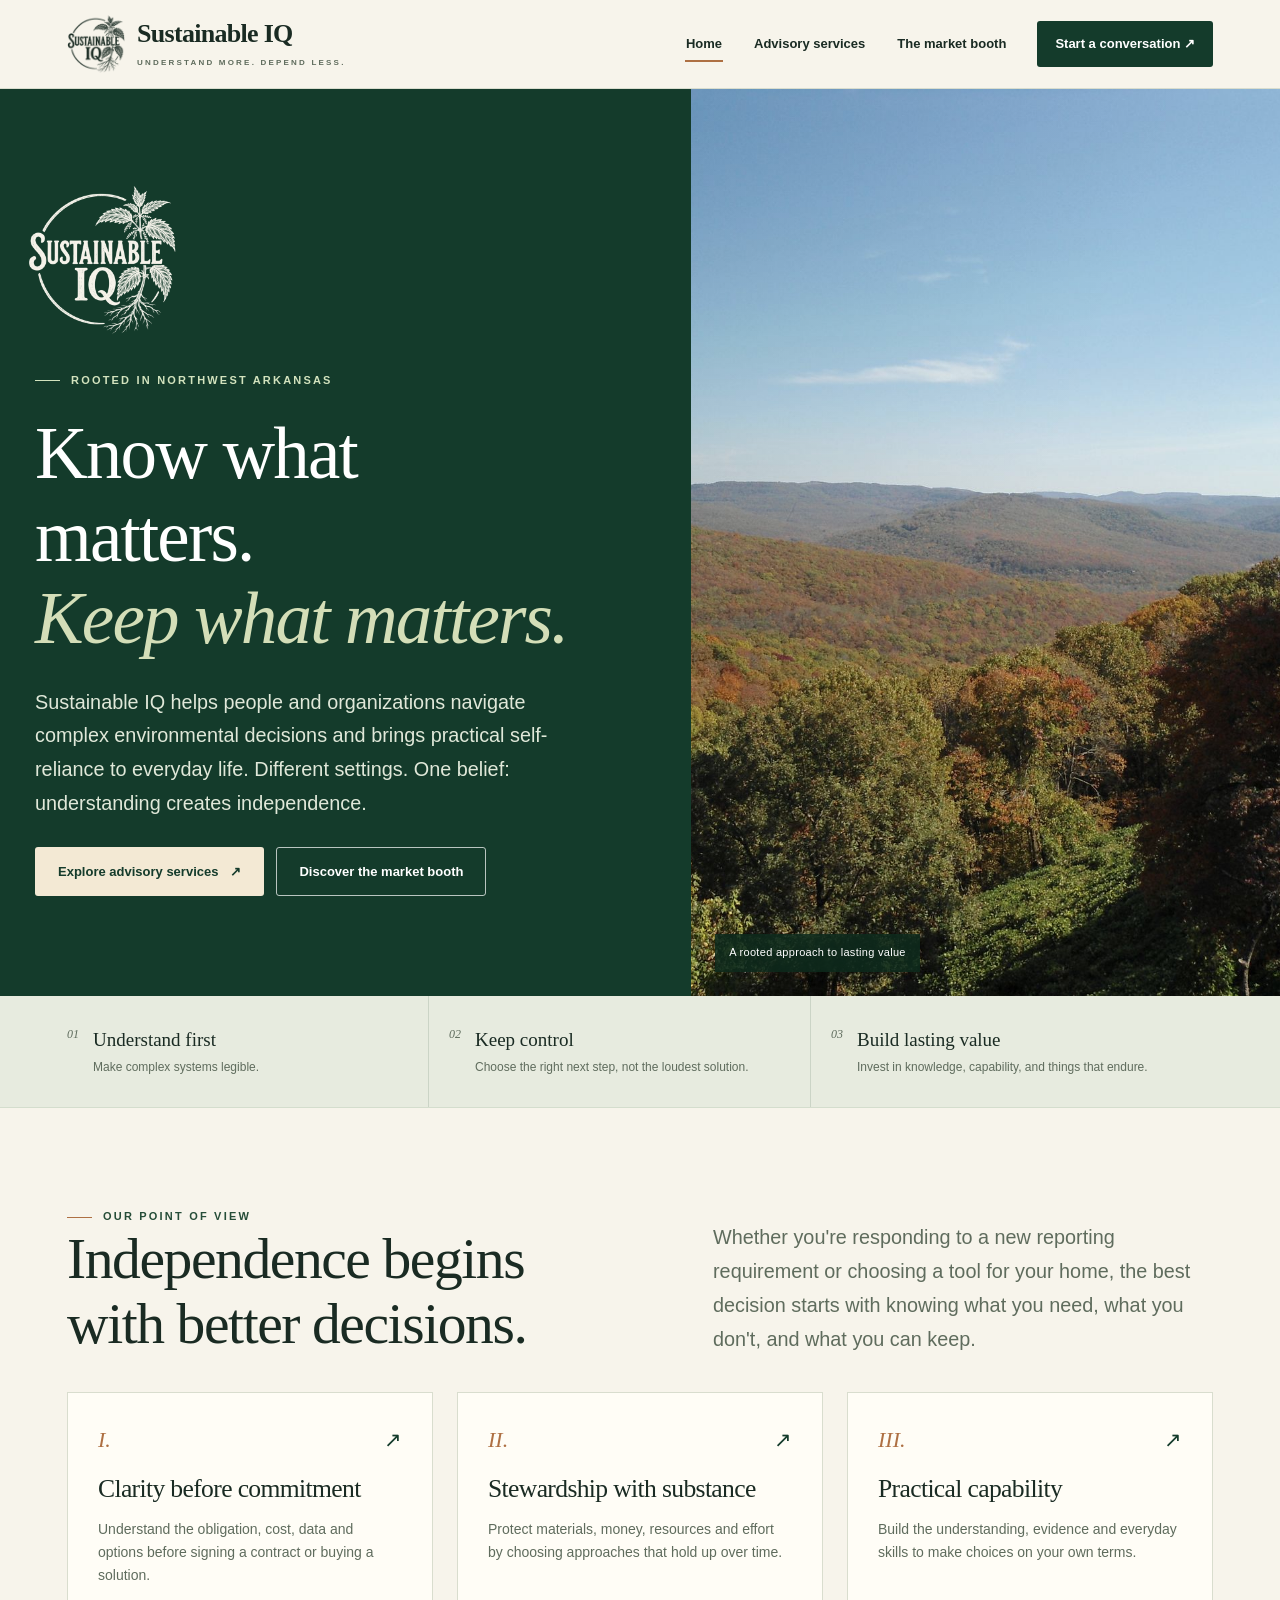
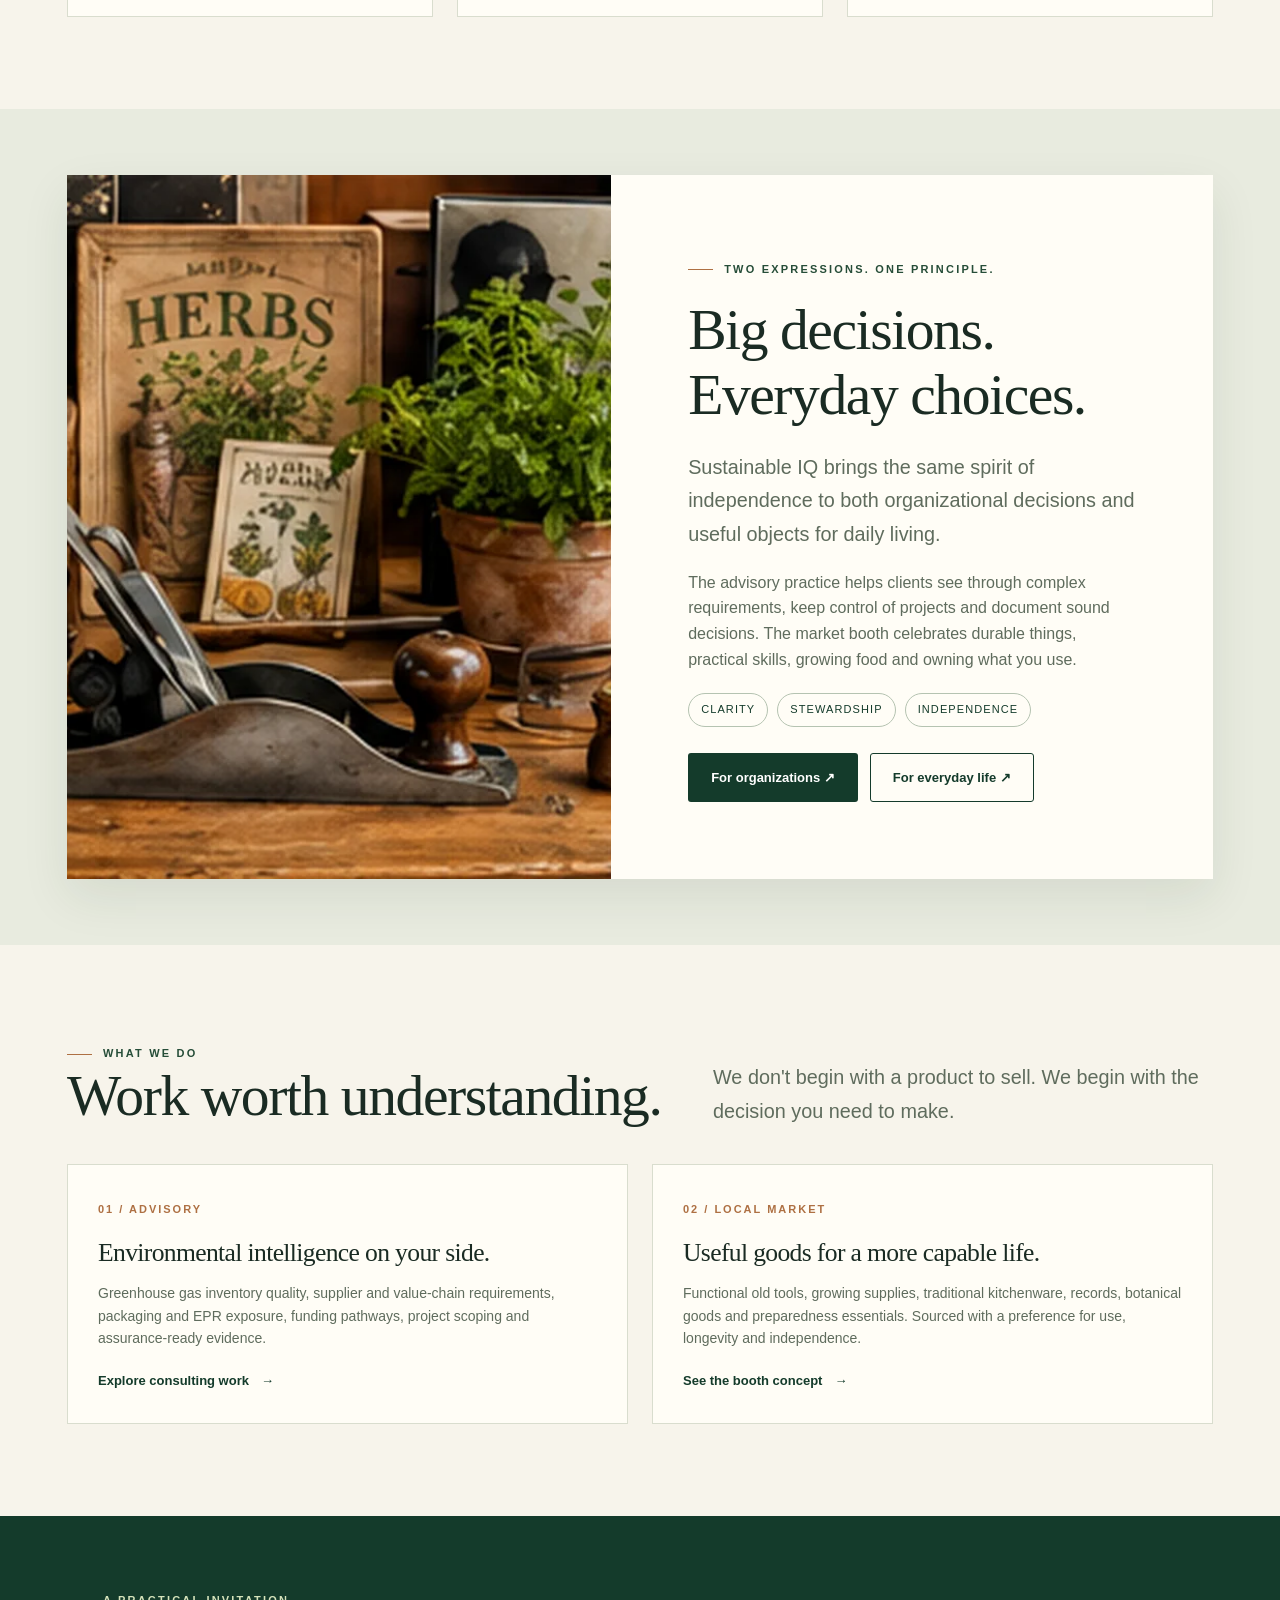
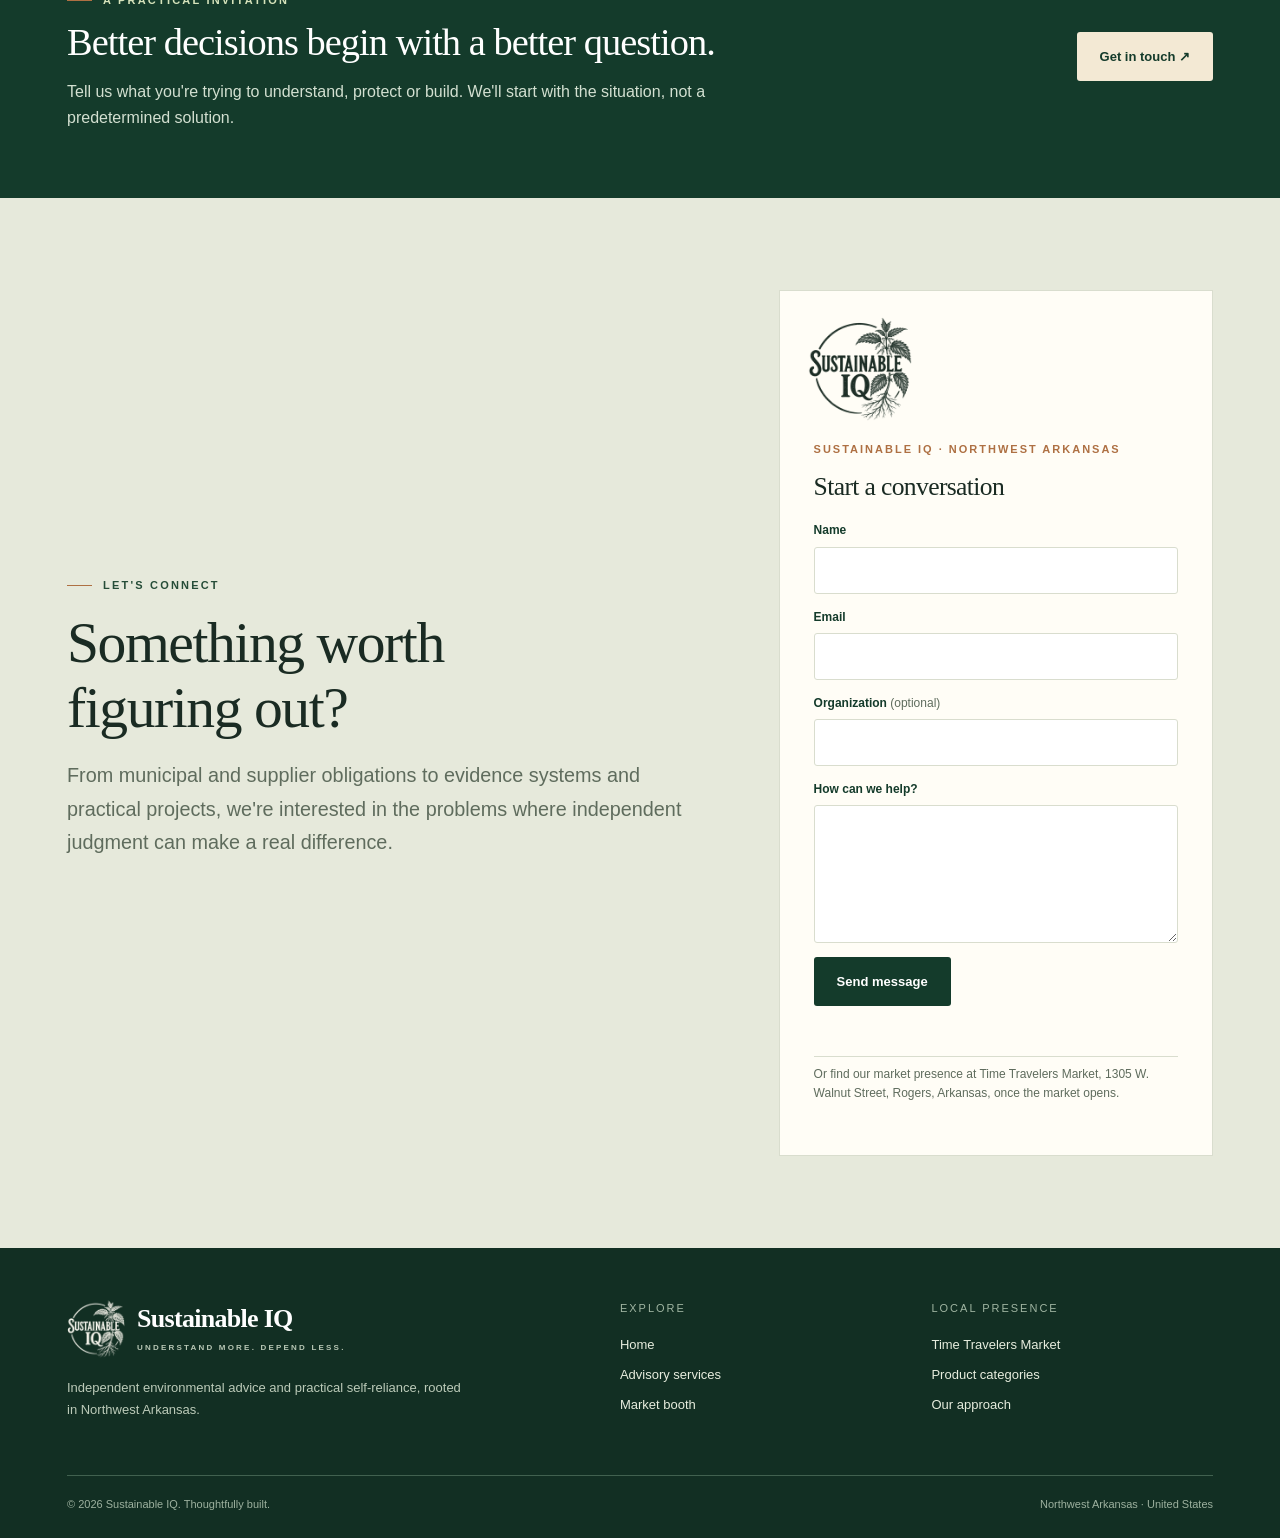
<file: index.html>
<!doctype html><html lang="en"><head><meta charset="utf-8"><meta name="viewport" content="width=device-width, initial-scale=1"><meta name="theme-color" content="#143b2b"><meta name="description" content="Sustainable IQ is a Northwest Arkansas-based independent advisory practice helping organizations make informed decisions about environmental obligations, resources, evidence and lasting value. Explore our local market booth."><title>Sustainable IQ | Clarity, Capability & Lasting Value</title><link rel="icon" type="image/png" sizes="32x32" href="assets/favicon-32.png"><link rel="apple-touch-icon" href="assets/apple-touch-icon.png"><link rel="stylesheet" href="assets/styles.css"><script defer src="assets/site-config.js"></script><script defer src="assets/site.js"></script></head>
<body><a class="skip-link" href="#main">Skip to content</a><header class="site-header"><div class="wrap header-inner"><a class="brand" href="index.html" aria-label="Sustainable IQ home"><img src="assets/siq-logo-128.png" width="58" height="58" alt=""><div><span>Sustainable IQ</span><small>Understand more. Depend less.</small></div></a><button class="menu-toggle" type="button" aria-label="Toggle navigation" aria-controls="site-menu" aria-expanded="false" data-menu-toggle><svg viewBox="0 0 24 24" fill="none" stroke="currentColor" stroke-width="2"><path d="M4 7h16M4 12h16M4 17h16"/></svg></button><nav class="site-nav" id="site-menu" data-menu aria-label="Main navigation"><a class="active" aria-current="page" href="index.html">Home</a><a href="services.html">Advisory services</a><a href="booth.html">The market booth</a><a class="nav-cta" href="#contact">Start a conversation ↗</a></nav></div></header>
<main id="main"><section class="hero"><div class="hero-left"><div class="hero-copy"><img class="hero-logo" src="assets/siq-logo-light.png" width="150" height="150" alt="Sustainable IQ logo"><span class="eyebrow">Rooted in Northwest Arkansas</span><h1>Know what matters.<br><em>Keep what matters.</em></h1><p class="lead">Sustainable IQ helps people and organizations navigate complex environmental decisions and brings practical self-reliance to everyday life. Different settings. One belief: understanding creates independence.</p><div class="button-row"><a class="btn btn-light" href="services.html">Explore advisory services <span aria-hidden="true">↗</span></a><a class="btn btn-ghost" href="booth.html">Discover the market booth</a></div></div></div><div class="hero-photo"><img src="assets/ozarkimage1-web.jpg" width="1800" height="1350" alt="Autumn view across forested Ozark mountain ridges under a clear sky" fetchpriority="high"><span class="image-note">A rooted approach to lasting value</span></div></section>
<div class="intro-strip"><div class="wrap intro-strip-inner"><div class="strip-item"><span class="number">01</span><div><strong>Understand first</strong><span>Make complex systems legible.</span></div></div><div class="strip-item"><span class="number">02</span><div><strong>Keep control</strong><span>Choose the right next step, not the loudest solution.</span></div></div><div class="strip-item"><span class="number">03</span><div><strong>Build lasting value</strong><span>Invest in knowledge, capability, and things that endure.</span></div></div></div></div>
<section class="section" id="approach"><div class="wrap"><div class="section-heading reveal"><div><span class="eyebrow">Our point of view</span><h2>Independence begins<br>with better decisions.</h2></div><p class="lead">Whether you're responding to a new reporting requirement or choosing a tool for your home, the best decision starts with knowing what you need, what you don't, and what you can keep.</p></div><div class="grid-3"><article class="card reveal"><div class="card-top"><span class="card-index">I.</span><span class="card-arrow" aria-hidden="true">↗</span></div><h3>Clarity before commitment</h3><p>Understand the obligation, cost, data and options before signing a contract or buying a solution.</p></article><article class="card reveal"><div class="card-top"><span class="card-index">II.</span><span class="card-arrow" aria-hidden="true">↗</span></div><h3>Stewardship with substance</h3><p>Protect materials, money, resources and effort by choosing approaches that hold up over time.</p></article><article class="card reveal"><div class="card-top"><span class="card-index">III.</span><span class="card-arrow" aria-hidden="true">↗</span></div><h3>Practical capability</h3><p>Build the understanding, evidence and everyday skills to make choices on your own terms.</p></article></div></div></section>
<section class="section section-compact" style="background:#e8ebdf"><div class="wrap"><div class="feature-split reveal"><div class="feature-photo"><img src="assets/booth-still-life.webp" loading="lazy" width="1000" height="680" alt="Illustrative arrangement of an antique hand plane, herb plant, and records"></div><div class="feature-copy"><span class="eyebrow">Two expressions. One principle.</span><h2>Big decisions. Everyday choices.</h2><p class="lead">Sustainable IQ brings the same spirit of independence to both organizational decisions and useful objects for daily living.</p><p class="muted">The advisory practice helps clients see through complex requirements, keep control of projects and document sound decisions. The market booth celebrates durable things, practical skills, growing food and owning what you use.</p><div class="pill-list"><span class="pill">Clarity</span><span class="pill">Stewardship</span><span class="pill">Independence</span></div><div class="button-row"><a class="btn btn-primary" href="services.html">For organizations ↗</a><a class="btn btn-outline" href="booth.html">For everyday life ↗</a></div></div></div></div></section>
<section class="section"><div class="wrap"><div class="section-heading"><div><span class="eyebrow">What we do</span><h2>Work worth understanding.</h2></div><p class="lead">We don't begin with a product to sell. We begin with the decision you need to make.</p></div><div class="grid-2"><article class="card reveal"><span class="small-label">01 / Advisory</span><h3>Environmental intelligence on your side.</h3><p>Greenhouse gas inventory quality, supplier and value-chain requirements, packaging and EPR exposure, funding pathways, project scoping and assurance-ready evidence.</p><a class="link-arrow" href="services.html">Explore consulting work <span aria-hidden="true">→</span></a></article><article class="card reveal"><span class="small-label">02 / Local market</span><h3>Useful goods for a more capable life.</h3><p>Functional old tools, growing supplies, traditional kitchenware, records, botanical goods and preparedness essentials. Sourced with a preference for use, longevity and independence.</p><a class="link-arrow" href="booth.html">See the booth concept <span aria-hidden="true">→</span></a></article></div></div></section>
<section class="banner"><div class="wrap banner-inner"><div><span class="eyebrow" style="color:#d6e3bb">A practical invitation</span><h2>Better decisions begin with a better question.</h2><p>Tell us what you're trying to understand, protect or build. We'll start with the situation, not a predetermined solution.</p></div><a class="btn btn-light" href="#contact">Get in touch ↗</a></div></section>
<section class="section contact-section" id="contact"><div class="wrap contact-wrap"><div><span class="eyebrow">Let's connect</span><h2>Something worth<br>figuring out?</h2><p class="lead">From municipal and supplier obligations to evidence systems and practical projects, we're interested in the problems where independent judgment can make a real difference.</p></div><div class="contact-card"><img class="contact-logo" src="assets/siq-logo.png" loading="lazy" width="104" height="104" alt=""><span class="small-label">Sustainable IQ · Northwest Arkansas</span><h3 style="margin-top:12px">Start a conversation</h3><form class="contact-form" data-contact-form method="POST"><label>Name<input type="text" name="name" autocomplete="name" required></label><label>Email<input type="email" name="email" autocomplete="email" required></label><label><span>Organization <em>(optional)</em></span><input type="text" name="organization" autocomplete="organization"></label><label>How can we help?<textarea name="message" rows="5" required></textarea></label><input class="hp" type="text" name="_gotcha" tabindex="-1" autocomplete="off" aria-hidden="true"><input type="hidden" name="_subject" value="New inquiry from the Sustainable IQ website"><button class="btn btn-primary" type="submit">Send message</button><p class="form-status" data-form-status role="status" aria-live="polite"></p></form><hr class="rule"><p>Or find our market presence at Time Travelers Market, 1305 W. Walnut Street, Rogers, Arkansas, once the market opens.</p></div></div></section></main>
<footer class="site-footer"><div class="wrap"><div class="footer-top"><div><a class="brand" href="index.html"><img src="assets/siq-logo-light-128.png" width="58" height="58" alt=""><div><span>Sustainable IQ</span><small>Understand more. Depend less.</small></div></a><p class="footer-desc">Independent environmental advice and practical self-reliance, rooted in Northwest Arkansas.</p></div><div><p class="footer-title">Explore</p><a href="index.html">Home</a><a href="services.html">Advisory services</a><a href="booth.html">Market booth</a></div><div><p class="footer-title">Local presence</p><a href="booth.html#visit">Time Travelers Market</a><a href="booth.html#categories">Product categories</a><a href="services.html#approach">Our approach</a></div></div><div class="footer-bottom"><span>© <span data-year>2026</span> Sustainable IQ. Thoughtfully built.</span><span>Northwest Arkansas · United States</span></div></div></footer></body></html>
</file>
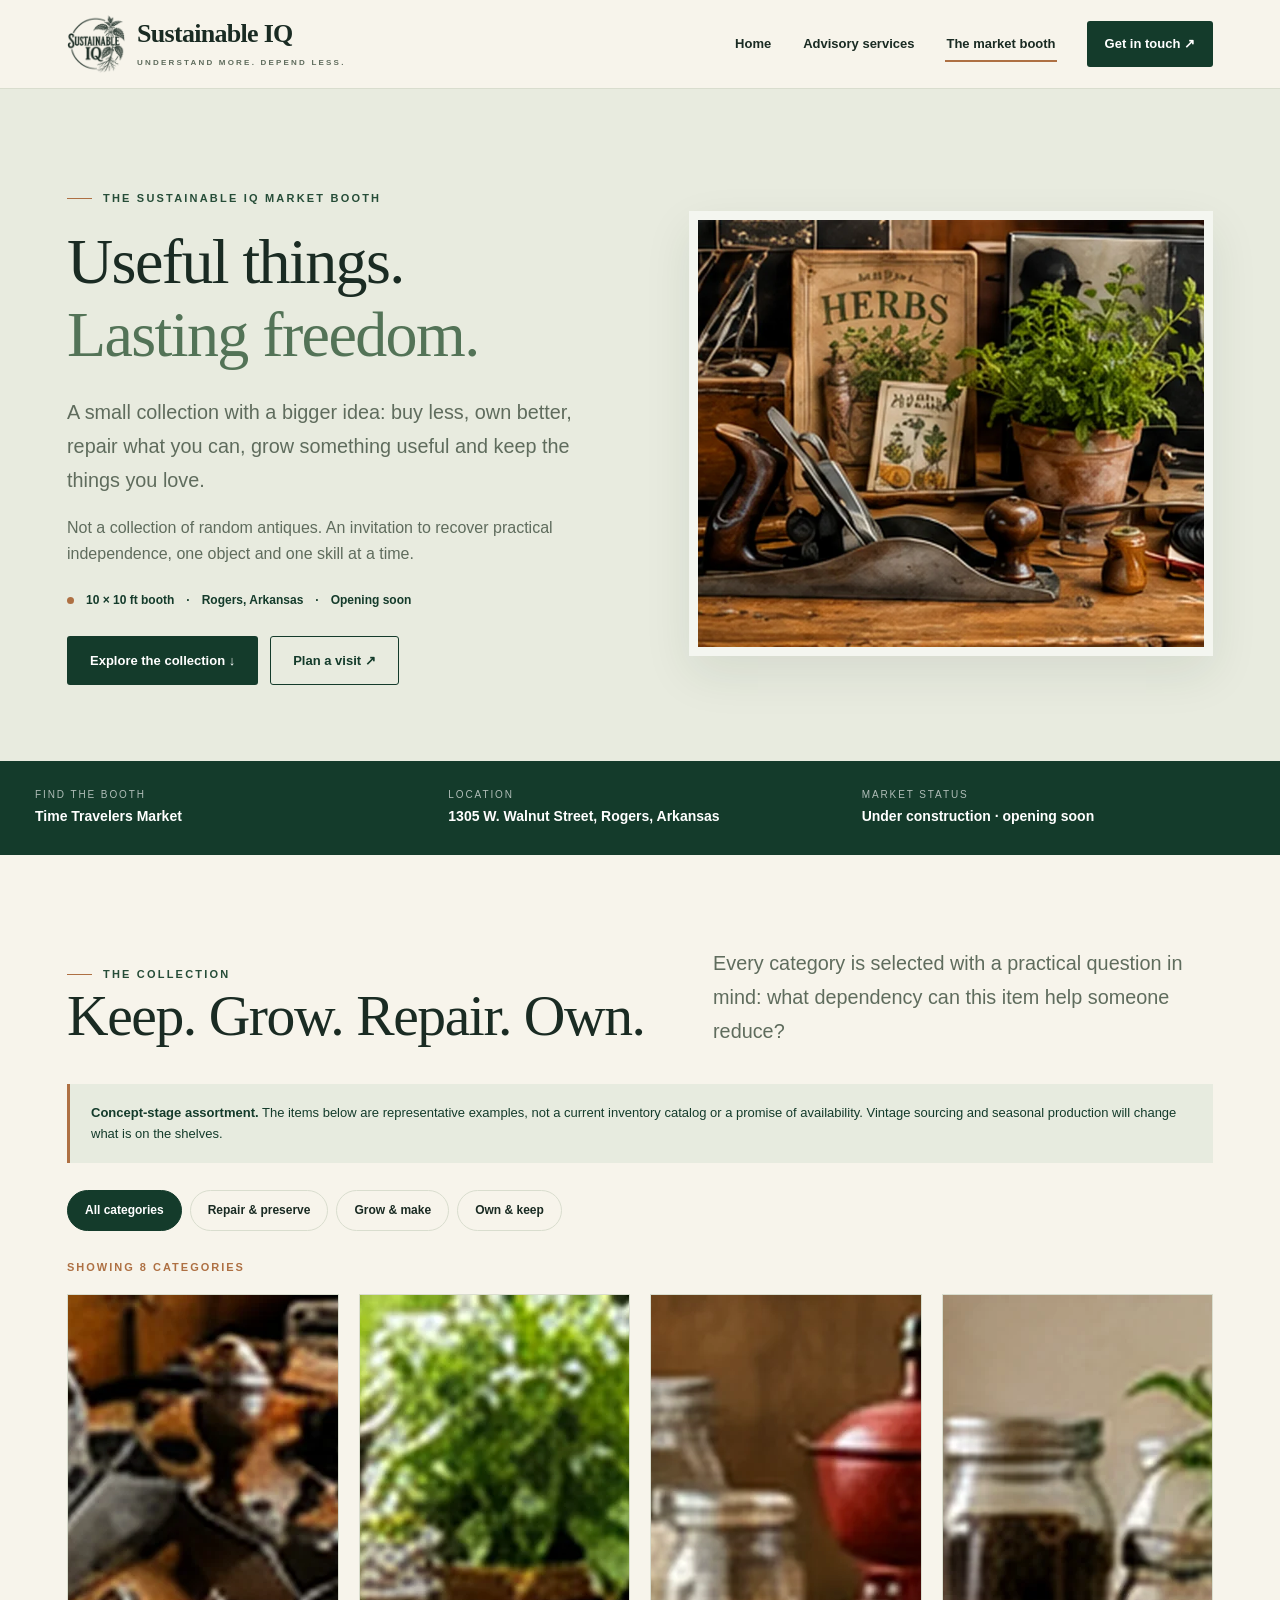
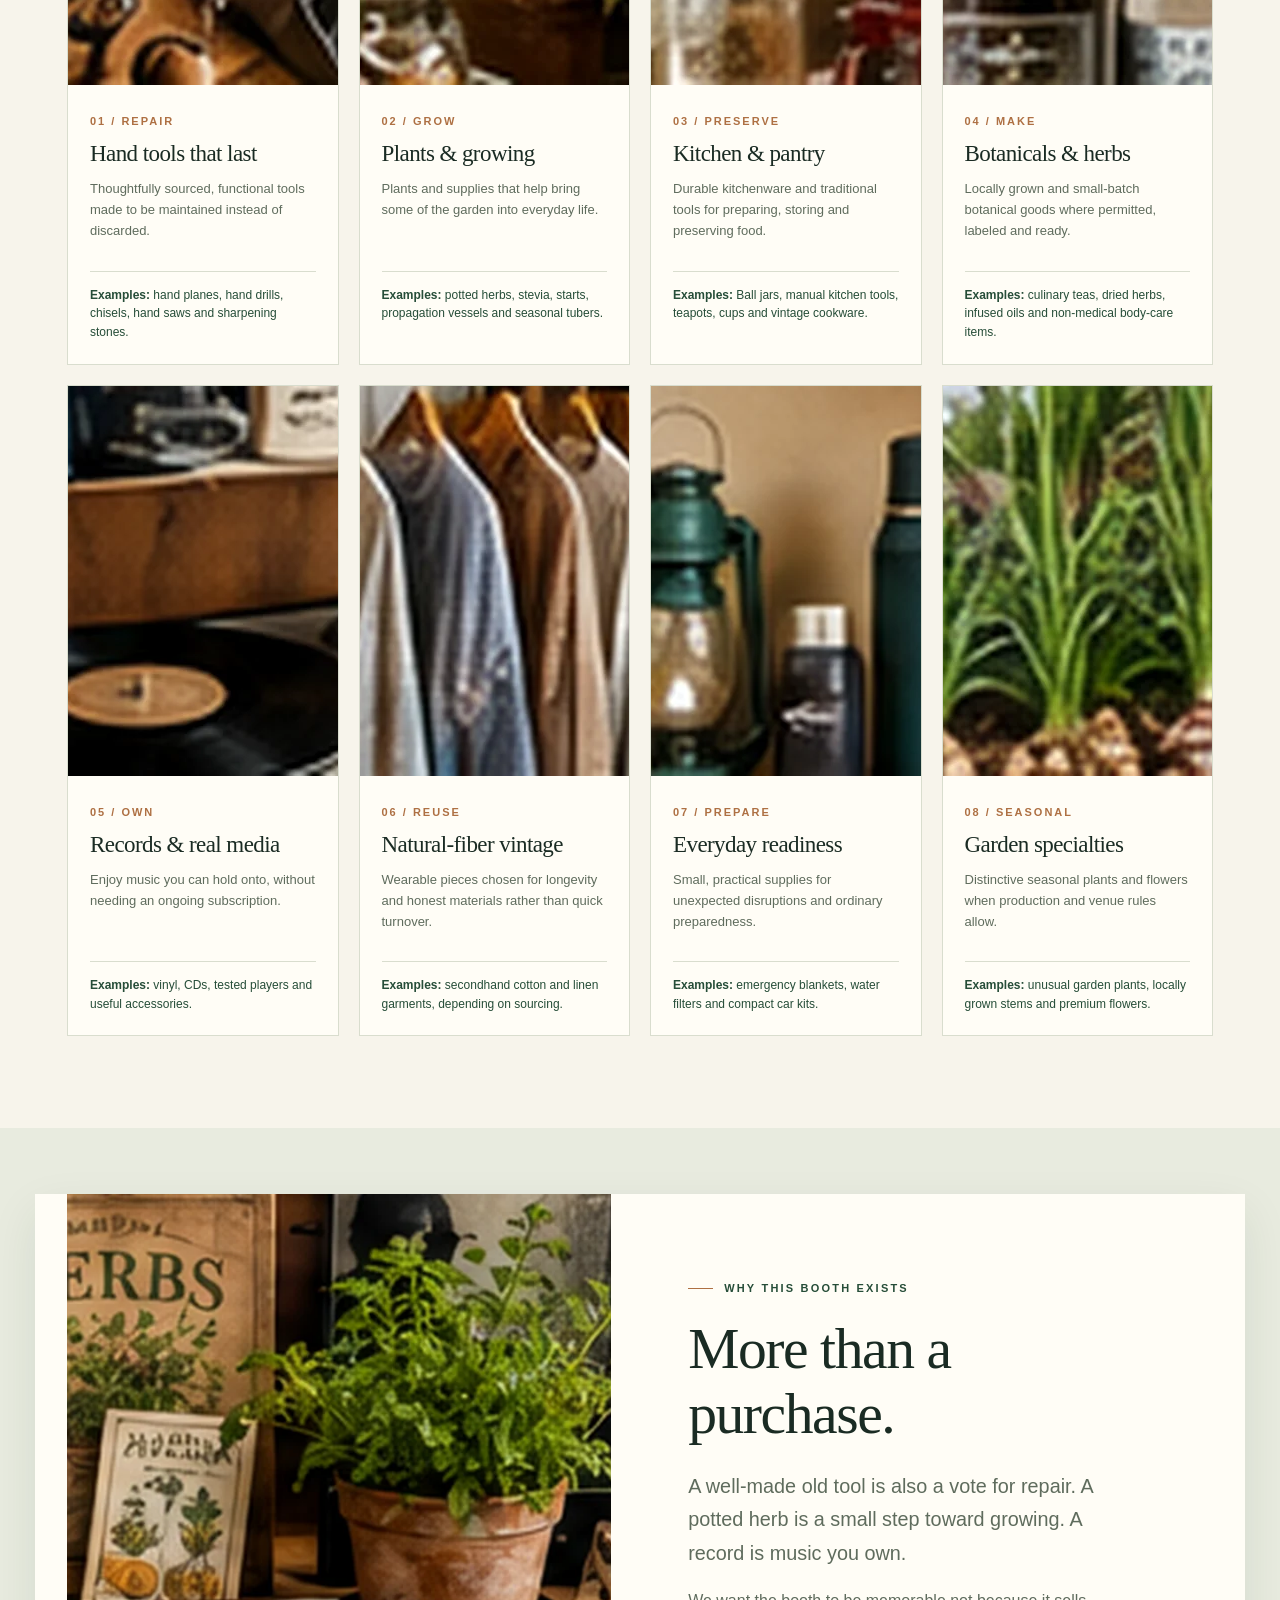
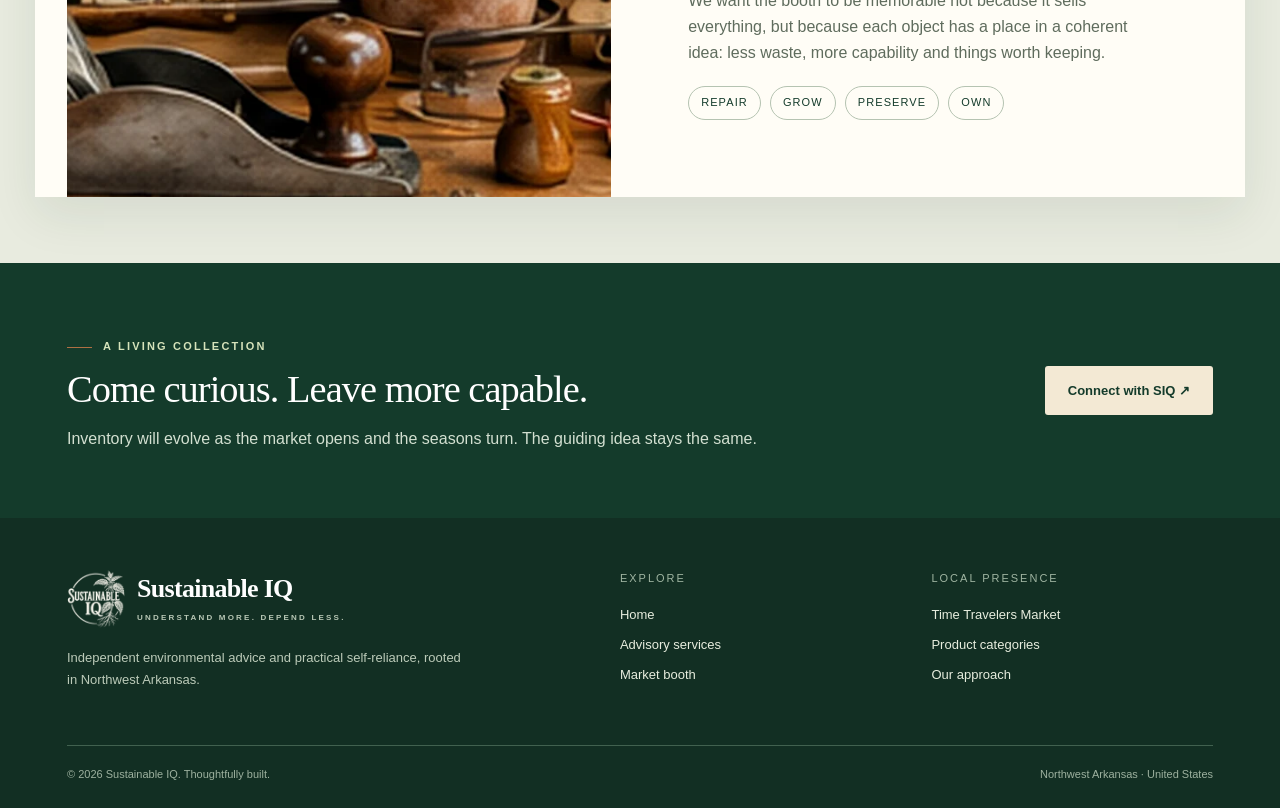
<file: booth.html>
<!doctype html><html lang="en"><head><meta charset="utf-8"><meta name="viewport" content="width=device-width, initial-scale=1"><meta name="theme-color" content="#143b2b"><meta name="description" content="Discover Sustainable IQ's upcoming 10×10 market booth at Time Travelers Market, Rogers, Arkansas: useful vintage tools, plants, kitchenware, records, traditional botanicals and self-reliance essentials."><title>The Market Booth | Sustainable IQ</title><link rel="icon" type="image/png" sizes="32x32" href="assets/favicon-32.png"><link rel="apple-touch-icon" href="assets/apple-touch-icon.png"><link rel="stylesheet" href="assets/styles.css"><script defer src="assets/site-config.js"></script><script defer src="assets/site.js"></script></head><body><a class="skip-link" href="#main">Skip to content</a><header class="site-header"><div class="wrap header-inner"><a class="brand" href="index.html" aria-label="Sustainable IQ home"><img src="assets/siq-logo-128.png" width="58" height="58" alt=""><div><span>Sustainable IQ</span><small>Understand more. Depend less.</small></div></a><button class="menu-toggle" type="button" aria-label="Toggle navigation" aria-controls="site-menu" aria-expanded="false" data-menu-toggle><svg viewBox="0 0 24 24" fill="none" stroke="currentColor" stroke-width="2"><path d="M4 7h16M4 12h16M4 17h16"/></svg></button><nav class="site-nav" id="site-menu" data-menu aria-label="Main navigation"><a href="index.html">Home</a><a href="services.html">Advisory services</a><a class="active" aria-current="page" href="booth.html">The market booth</a><a class="nav-cta" href="index.html#contact">Get in touch ↗</a></nav></div></header>
<main id="main"><section class="page-hero"><div class="wrap"><div><span class="eyebrow">The Sustainable IQ Market Booth</span><h1>Useful things.<br><span style="color:#537357">Lasting freedom.</span></h1><p class="lead">A small collection with a bigger idea: buy less, own better, repair what you can, grow something useful and keep the things you love.</p><p class="muted">Not a collection of random antiques. An invitation to recover practical independence, one object and one skill at a time.</p><div class="meta"><span class="dot"></span> 10 × 10 ft booth <span aria-hidden="true">·</span> Rogers, Arkansas <span aria-hidden="true">·</span> Opening soon</div><div class="button-row"><a class="btn btn-primary" href="#categories">Explore the collection ↓</a><a class="btn btn-outline" href="#visit">Plan a visit ↗</a></div></div><img src="assets/booth-still-life.webp" alt="Illustrative vintage booth arrangement with a hand plane, herb plants and a record" width="1000" height="680"></div></section>
<div class="location-bar" id="visit"><div class="wrap location-grid"><div><span>Find the booth</span><strong>Time Travelers Market</strong></div><div><span>Location</span><strong>1305 W. Walnut Street, Rogers, Arkansas</strong></div><div><span>Market status</span><strong>Under construction · opening soon</strong></div></div></div>
<section class="section" id="categories"><div class="wrap"><div class="section-heading"><div><span class="eyebrow">The collection</span><h2>Keep. Grow. Repair. Own.</h2></div><p class="lead">Every category is selected with a practical question in mind: what dependency can this item help someone reduce?</p></div><div class="status-note"><strong>Concept-stage assortment.</strong> The items below are representative examples, not a current inventory catalog or a promise of availability. Vintage sourcing and seasonal production will change what is on the shelves.</div><div class="filter-row" role="group" aria-label="Filter merchandise categories"><button class="filter is-active" type="button" aria-pressed="true" data-filter="all">All categories</button><button class="filter" type="button" aria-pressed="false" data-filter="repair">Repair &amp; preserve</button><button class="filter" type="button" aria-pressed="false" data-filter="grow">Grow &amp; make</button><button class="filter" type="button" aria-pressed="false" data-filter="own">Own &amp; keep</button></div><p class="small-label" data-filter-status aria-live="polite">Showing 8 categories</p><div class="category-grid">
<article class="category-card reveal" data-category="repair"><img src="assets/cat-tools.webp" loading="lazy" width="560" height="390" alt="Illustration of vintage hand tools on a workbench"><div class="category-body"><span class="small-label">01 / Repair</span><h3>Hand tools that last</h3><p>Thoughtfully sourced, functional tools made to be maintained instead of discarded.</p><div class="examples"><strong>Examples:</strong> hand planes, hand drills, chisels, hand saws and sharpening stones.</div></div></article>
<article class="category-card reveal" data-category="grow"><img src="assets/cat-garden.webp" loading="lazy" width="560" height="390" alt="Illustration of herb plants in earthenware pots"><div class="category-body"><span class="small-label">02 / Grow</span><h3>Plants &amp; growing</h3><p>Plants and supplies that help bring some of the garden into everyday life.</p><div class="examples"><strong>Examples:</strong> potted herbs, stevia, starts, propagation vessels and seasonal tubers.</div></div></article>
<article class="category-card reveal" data-category="repair"><img src="assets/cat-kitchen.webp" loading="lazy" width="560" height="390" alt="Illustration of traditional kitchen jars and utensils"><div class="category-body"><span class="small-label">03 / Preserve</span><h3>Kitchen &amp; pantry</h3><p>Durable kitchenware and traditional tools for preparing, storing and preserving food.</p><div class="examples"><strong>Examples:</strong> Ball jars, manual kitchen tools, teapots, cups and vintage cookware.</div></div></article>
<article class="category-card reveal" data-category="grow"><img src="assets/cat-herbs.webp" loading="lazy" width="560" height="390" alt="Illustration of jars of dried botanicals and herbs"><div class="category-body"><span class="small-label">04 / Make</span><h3>Botanicals &amp; herbs</h3><p>Locally grown and small-batch botanical goods where permitted, labeled and ready.</p><div class="examples"><strong>Examples:</strong> culinary teas, dried herbs, infused oils and non-medical body-care items.</div></div></article>
<article class="category-card reveal" data-category="own"><img src="assets/cat-media.webp" loading="lazy" width="560" height="390" alt="Illustration of a vinyl record player"><div class="category-body"><span class="small-label">05 / Own</span><h3>Records &amp; real media</h3><p>Enjoy music you can hold onto, without needing an ongoing subscription.</p><div class="examples"><strong>Examples:</strong> vinyl, CDs, tested players and useful accessories.</div></div></article>
<article class="category-card reveal" data-category="own"><img src="assets/cat-clothing.webp" loading="lazy" width="560" height="390" alt="Illustration of vintage garments on a clothing rail"><div class="category-body"><span class="small-label">06 / Reuse</span><h3>Natural-fiber vintage</h3><p>Wearable pieces chosen for longevity and honest materials rather than quick turnover.</p><div class="examples"><strong>Examples:</strong> secondhand cotton and linen garments, depending on sourcing.</div></div></article>
<article class="category-card reveal" data-category="repair"><img src="assets/cat-ready.webp" loading="lazy" width="560" height="390" alt="Illustration of outdoor preparedness gear"><div class="category-body"><span class="small-label">07 / Prepare</span><h3>Everyday readiness</h3><p>Small, practical supplies for unexpected disruptions and ordinary preparedness.</p><div class="examples"><strong>Examples:</strong> emergency blankets, water filters and compact car kits.</div></div></article>
<article class="category-card reveal" data-category="grow"><img src="assets/cat-harvest.webp" loading="lazy" width="560" height="390" alt="Illustration of young growing plants"><div class="category-body"><span class="small-label">08 / Seasonal</span><h3>Garden specialties</h3><p>Distinctive seasonal plants and flowers when production and venue rules allow.</p><div class="examples"><strong>Examples:</strong> unusual garden plants, locally grown stems and premium flowers.</div></div></article>
</div></div></section>
<section class="section section-compact" style="background:#e8ebdf"><div class="wrap feature-split reveal"><div class="feature-photo"><img src="assets/booth-interior.webp" loading="lazy" width="1000" height="680" alt="Concept illustration of a warmly furnished vintage market booth"></div><div class="feature-copy"><span class="eyebrow">Why this booth exists</span><h2>More than a purchase.</h2><p class="lead">A well-made old tool is also a vote for repair. A potted herb is a small step toward growing. A record is music you own.</p><p class="muted">We want the booth to be memorable not because it sells everything, but because each object has a place in a coherent idea: less waste, more capability and things worth keeping.</p><div class="pill-list"><span class="pill">Repair</span><span class="pill">Grow</span><span class="pill">Preserve</span><span class="pill">Own</span></div></div></div></section>
<section class="banner"><div class="wrap banner-inner"><div><span class="eyebrow" style="color:#d6e3bb">A living collection</span><h2>Come curious. Leave more capable.</h2><p>Inventory will evolve as the market opens and the seasons turn. The guiding idea stays the same.</p></div><a class="btn btn-light" href="index.html#contact">Connect with SIQ ↗</a></div></section></main>
<footer class="site-footer"><div class="wrap"><div class="footer-top"><div><a class="brand" href="index.html"><img src="assets/siq-logo-light-128.png" width="58" height="58" alt=""><div><span>Sustainable IQ</span><small>Understand more. Depend less.</small></div></a><p class="footer-desc">Independent environmental advice and practical self-reliance, rooted in Northwest Arkansas.</p></div><div><p class="footer-title">Explore</p><a href="index.html">Home</a><a href="services.html">Advisory services</a><a href="booth.html">Market booth</a></div><div><p class="footer-title">Local presence</p><a href="#visit">Time Travelers Market</a><a href="#categories">Product categories</a><a href="services.html#approach">Our approach</a></div></div><div class="footer-bottom"><span>© <span data-year>2026</span> Sustainable IQ. Thoughtfully built.</span><span>Northwest Arkansas · United States</span></div></div></footer></body></html>
</file>
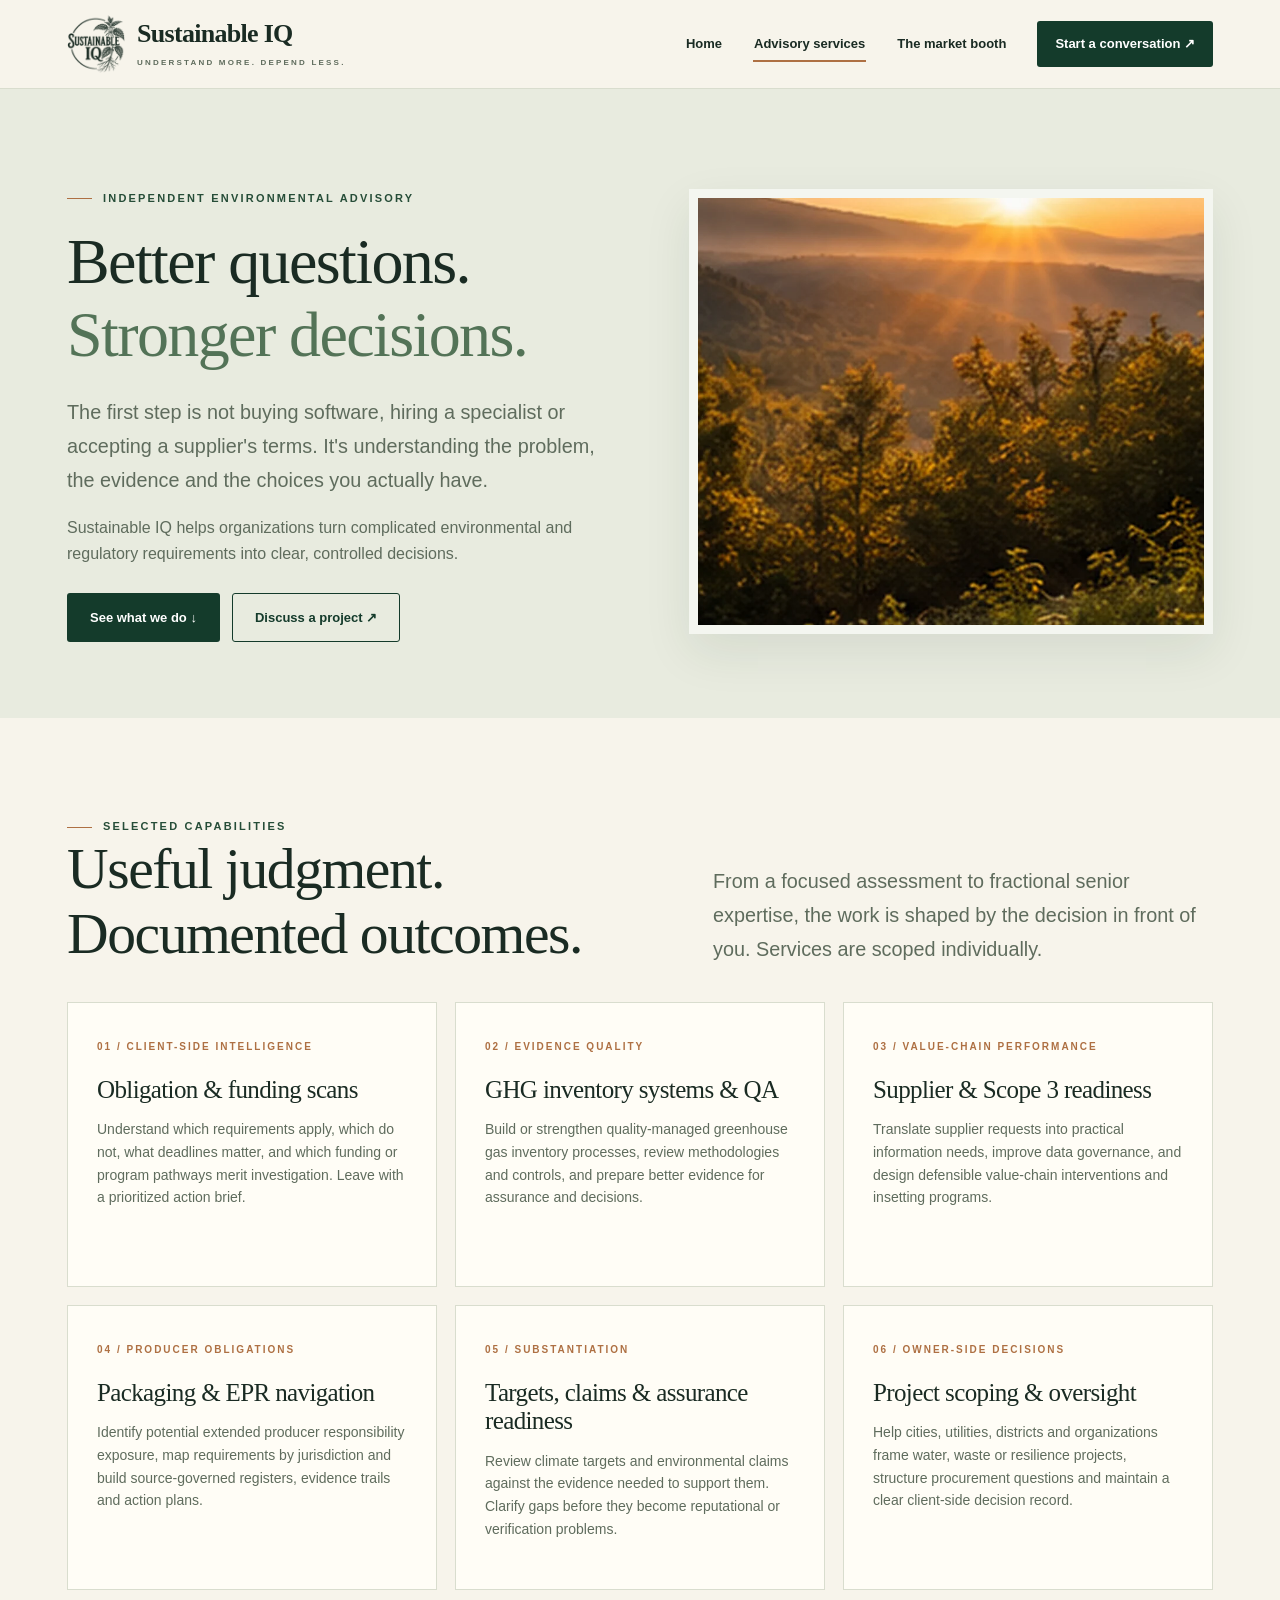
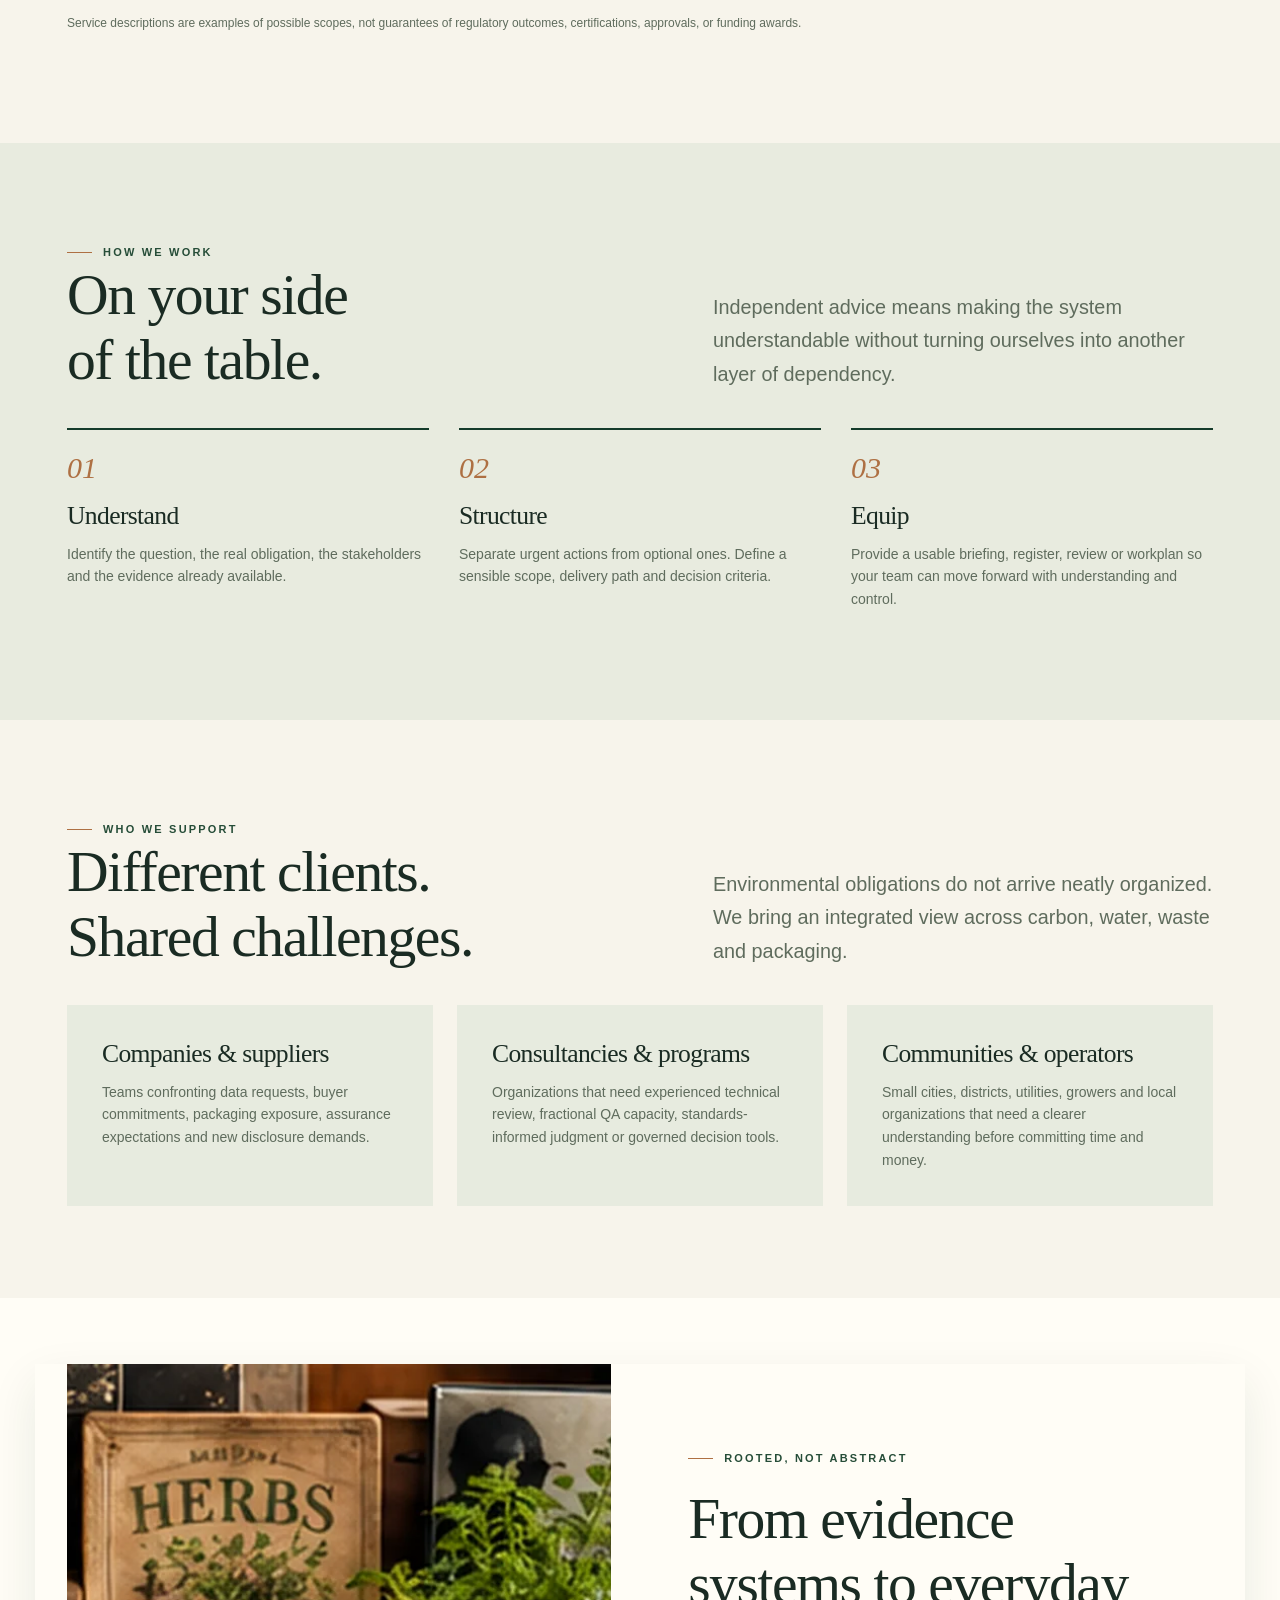
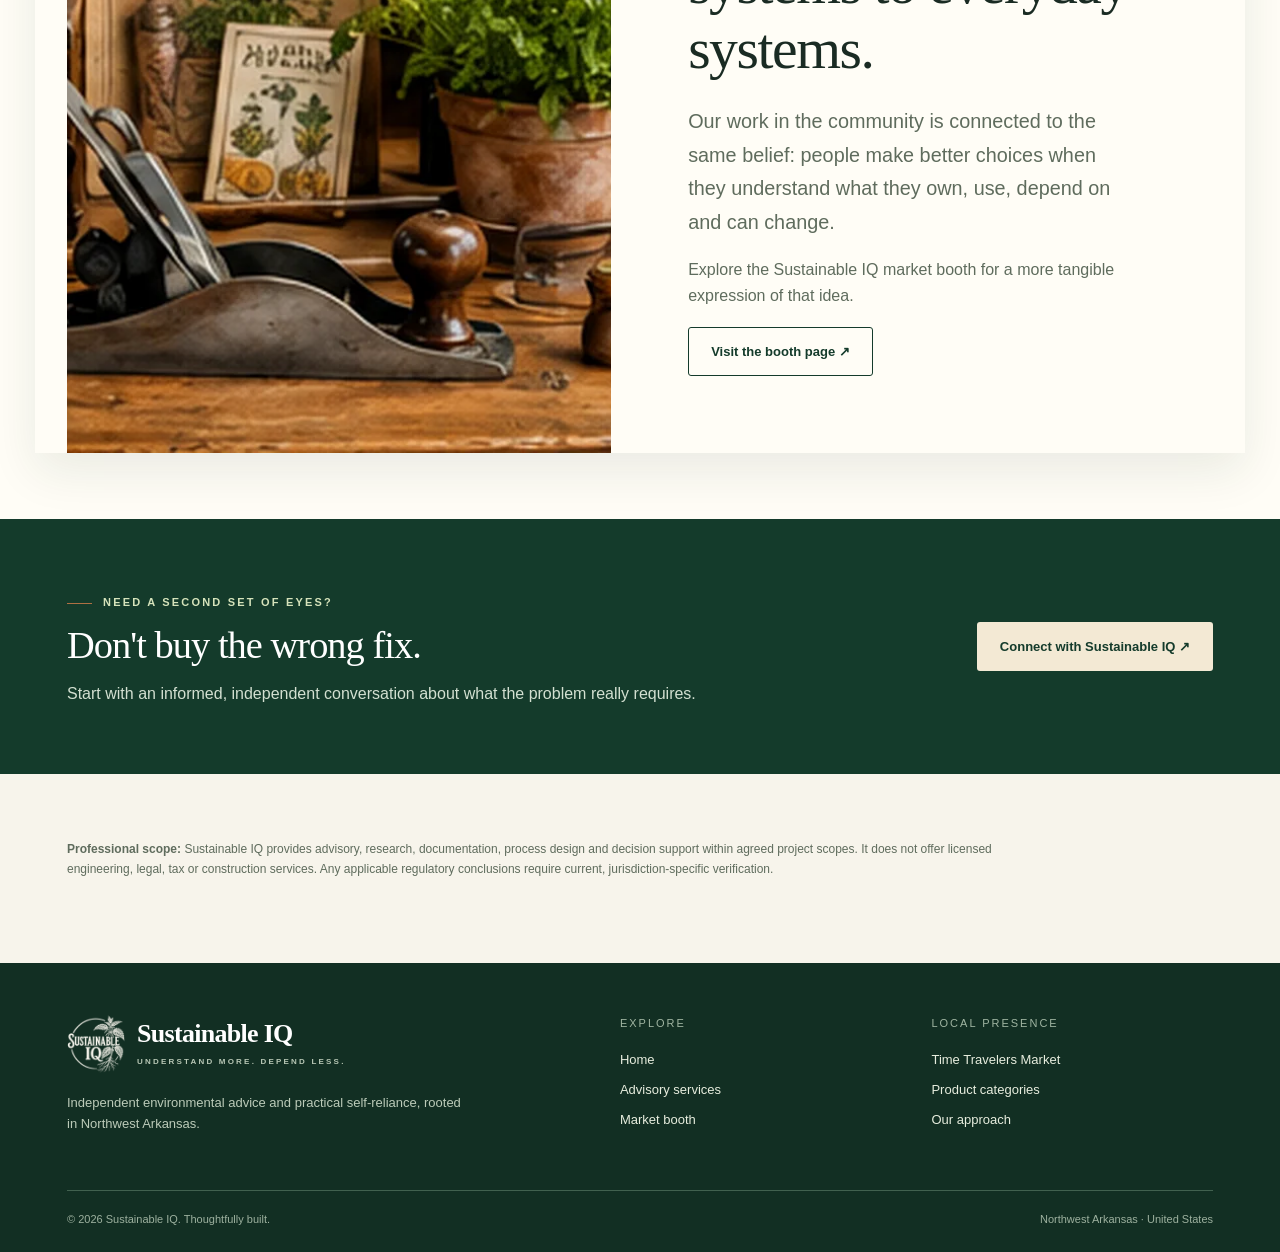
<file: services.html>
<!doctype html><html lang="en"><head><meta charset="utf-8"><meta name="viewport" content="width=device-width, initial-scale=1"><meta name="theme-color" content="#143b2b"><meta name="description" content="Sustainable IQ provides independent client-side environmental advisory: GHG inventory quality, supplier Scope 3 readiness, packaging EPR, evidence and claims, funding and project decision support."><title>Advisory Services | Sustainable IQ</title><link rel="icon" type="image/png" sizes="32x32" href="assets/favicon-32.png"><link rel="apple-touch-icon" href="assets/apple-touch-icon.png"><link rel="stylesheet" href="assets/styles.css"><script defer src="assets/site-config.js"></script><script defer src="assets/site.js"></script></head><body><a class="skip-link" href="#main">Skip to content</a><header class="site-header"><div class="wrap header-inner"><a class="brand" href="index.html" aria-label="Sustainable IQ home"><img src="assets/siq-logo-128.png" width="58" height="58" alt=""><div><span>Sustainable IQ</span><small>Understand more. Depend less.</small></div></a><button class="menu-toggle" type="button" aria-label="Toggle navigation" aria-controls="site-menu" aria-expanded="false" data-menu-toggle><svg viewBox="0 0 24 24" fill="none" stroke="currentColor" stroke-width="2"><path d="M4 7h16M4 12h16M4 17h16"/></svg></button><nav class="site-nav" id="site-menu" data-menu aria-label="Main navigation"><a href="index.html">Home</a><a class="active" aria-current="page" href="services.html">Advisory services</a><a href="booth.html">The market booth</a><a class="nav-cta" href="index.html#contact">Start a conversation ↗</a></nav></div></header>
<main id="main"><section class="page-hero"><div class="wrap"><div><span class="eyebrow">Independent environmental advisory</span><h1>Better questions.<br><span style="color:#537357">Stronger decisions.</span></h1><p class="lead">The first step is not buying software, hiring a specialist or accepting a supplier's terms. It's understanding the problem, the evidence and the choices you actually have.</p><p class="muted">Sustainable IQ helps organizations turn complicated environmental and regulatory requirements into clear, controlled decisions.</p><div class="button-row"><a class="btn btn-primary" href="#offerings">See what we do ↓</a><a class="btn btn-outline" href="index.html#contact">Discuss a project ↗</a></div></div><img src="assets/hero-landscape.webp" width="960" height="730" alt="Illustrative view of layered forested hills and open sky"></div></section>
<section class="section" id="offerings"><div class="wrap"><div class="section-heading"><div><span class="eyebrow">Selected capabilities</span><h2>Useful judgment.<br>Documented outcomes.</h2></div><p class="lead">From a focused assessment to fractional senior expertise, the work is shaped by the decision in front of you. Services are scoped individually.</p></div><div class="service-grid">
<article class="service-card reveal"><span class="small-label">01 / Client-side intelligence</span><h3>Obligation &amp; funding scans</h3><p>Understand which requirements apply, which do not, what deadlines matter, and which funding or program pathways merit investigation. Leave with a prioritized action brief.</p></article>
<article class="service-card reveal"><span class="small-label">02 / Evidence quality</span><h3>GHG inventory systems &amp; QA</h3><p>Build or strengthen quality-managed greenhouse gas inventory processes, review methodologies and controls, and prepare better evidence for assurance and decisions.</p></article>
<article class="service-card reveal"><span class="small-label">03 / Value-chain performance</span><h3>Supplier &amp; Scope 3 readiness</h3><p>Translate supplier requests into practical information needs, improve data governance, and design defensible value-chain interventions and insetting programs.</p></article>
<article class="service-card reveal"><span class="small-label">04 / Producer obligations</span><h3>Packaging &amp; EPR navigation</h3><p>Identify potential extended producer responsibility exposure, map requirements by jurisdiction and build source-governed registers, evidence trails and action plans.</p></article>
<article class="service-card reveal"><span class="small-label">05 / Substantiation</span><h3>Targets, claims &amp; assurance readiness</h3><p>Review climate targets and environmental claims against the evidence needed to support them. Clarify gaps before they become reputational or verification problems.</p></article>
<article class="service-card reveal"><span class="small-label">06 / Owner-side decisions</span><h3>Project scoping &amp; oversight</h3><p>Help cities, utilities, districts and organizations frame water, waste or resilience projects, structure procurement questions and maintain a clear client-side decision record.</p></article>
</div><p class="muted" style="font-size:12px;margin-top:24px">Service descriptions are examples of possible scopes, not guarantees of regulatory outcomes, certifications, approvals, or funding awards.</p></div></section>
<section class="section" style="background:#e8ebdf" id="approach"><div class="wrap"><div class="section-heading"><div><span class="eyebrow">How we work</span><h2>On your side<br>of the table.</h2></div><p class="lead">Independent advice means making the system understandable without turning ourselves into another layer of dependency.</p></div><div class="steps"><article class="step reveal"><span class="number">01</span><h3>Understand</h3><p>Identify the question, the real obligation, the stakeholders and the evidence already available.</p></article><article class="step reveal"><span class="number">02</span><h3>Structure</h3><p>Separate urgent actions from optional ones. Define a sensible scope, delivery path and decision criteria.</p></article><article class="step reveal"><span class="number">03</span><h3>Equip</h3><p>Provide a usable briefing, register, review or workplan so your team can move forward with understanding and control.</p></article></div></div></section>
<section class="section"><div class="wrap"><div class="section-heading"><div><span class="eyebrow">Who we support</span><h2>Different clients.<br>Shared challenges.</h2></div><p class="lead">Environmental obligations do not arrive neatly organized. We bring an integrated view across carbon, water, waste and packaging.</p></div><div class="grid-3"><div class="audience reveal"><h3>Companies &amp; suppliers</h3><p>Teams confronting data requests, buyer commitments, packaging exposure, assurance expectations and new disclosure demands.</p></div><div class="audience reveal"><h3>Consultancies &amp; programs</h3><p>Organizations that need experienced technical review, fractional QA capacity, standards-informed judgment or governed decision tools.</p></div><div class="audience reveal"><h3>Communities &amp; operators</h3><p>Small cities, districts, utilities, growers and local organizations that need a clearer understanding before committing time and money.</p></div></div></div></section>
<section class="section section-compact" style="background:#fffdf6"><div class="wrap feature-split reveal"><div class="feature-photo"><img src="assets/booth-still-life.webp" width="1000" height="680" loading="lazy" alt="Illustrative grouping of traditional tools and plants"></div><div class="feature-copy"><span class="eyebrow">Rooted, not abstract</span><h2>From evidence systems to everyday systems.</h2><p class="lead">Our work in the community is connected to the same belief: people make better choices when they understand what they own, use, depend on and can change.</p><p class="muted">Explore the Sustainable IQ market booth for a more tangible expression of that idea.</p><a class="btn btn-outline" href="booth.html">Visit the booth page ↗</a></div></div></section>
<section class="banner"><div class="wrap banner-inner"><div><span class="eyebrow" style="color:#d6e3bb">Need a second set of eyes?</span><h2>Don't buy the wrong fix.</h2><p>Start with an informed, independent conversation about what the problem really requires.</p></div><a class="btn btn-light" href="index.html#contact">Connect with Sustainable IQ ↗</a></div></section>
<section class="section-compact"><div class="wrap"><p style="font-size:12px;color:#5f6c5d;max-width:940px"><strong>Professional scope:</strong> Sustainable IQ provides advisory, research, documentation, process design and decision support within agreed project scopes. It does not offer licensed engineering, legal, tax or construction services. Any applicable regulatory conclusions require current, jurisdiction-specific verification.</p></div></section></main>
<footer class="site-footer"><div class="wrap"><div class="footer-top"><div><a class="brand" href="index.html"><img src="assets/siq-logo-light-128.png" width="58" height="58" alt=""><div><span>Sustainable IQ</span><small>Understand more. Depend less.</small></div></a><p class="footer-desc">Independent environmental advice and practical self-reliance, rooted in Northwest Arkansas.</p></div><div><p class="footer-title">Explore</p><a href="index.html">Home</a><a href="services.html">Advisory services</a><a href="booth.html">Market booth</a></div><div><p class="footer-title">Local presence</p><a href="booth.html#visit">Time Travelers Market</a><a href="booth.html#categories">Product categories</a><a href="#approach">Our approach</a></div></div><div class="footer-bottom"><span>© <span data-year>2026</span> Sustainable IQ. Thoughtfully built.</span><span>Northwest Arkansas · United States</span></div></div></footer></body></html>
</file>
<file: assets/styles.css>
:root{--ink:#1a2b23;--forest:#143b2b;--forest2:#264d38;--sage:#a4b59a;--cream:#f7f4eb;--paper:#fffdf6;--sand:#eae4d4;--muted:#5f6c5d;--rust:#ae7043;--line:#d9ddce;--serif:Georgia,'Times New Roman',serif;--sans:Inter,'Segoe UI',Arial,sans-serif;--shadow:0 18px 45px rgba(24,52,35,.09)}*{box-sizing:border-box}html{scroll-behavior:smooth}body{margin:0;background:var(--cream);color:var(--ink);font-family:var(--sans);line-height:1.62;-webkit-font-smoothing:antialiased}a{color:inherit}img{max-width:100%;display:block}button{font:inherit}::selection{background:#cbd9bd}*:focus-visible{outline:3px solid #d18d55;outline-offset:3px}.skip-link{position:absolute;top:-50px;left:20px;padding:.7rem 1.2rem;background:#fff;z-index:200}.skip-link:focus{top:10px}.wrap{max-width:1210px;padding:0 32px;margin:0 auto}.site-header{position:sticky;top:0;background:rgba(247,244,235,.97);border-bottom:1px solid var(--line);z-index:100;backdrop-filter:blur(16px)}.header-inner{display:flex;align-items:center;justify-content:space-between;min-height:88px;gap:28px}.brand{display:flex;align-items:center;gap:12px;text-decoration:none;flex-shrink:0}.brand img{width:58px;height:58px}.brand span{font:700 26px/1 var(--serif);letter-spacing:-.7px}.brand small{display:block;font:600 8px/1.2 var(--sans);text-transform:uppercase;letter-spacing:2.2px;margin-top:8px;color:var(--muted)}.site-nav{display:flex;gap:30px;align-items:center}.site-nav>a{font-size:13px;font-weight:650;text-decoration:none;position:relative;padding:10px 1px}.site-nav>a:not(.nav-cta)::after{content:"";position:absolute;bottom:3px;left:0;width:0;height:2px;background:var(--rust);transition:width .2s}.site-nav>a:hover::after,.site-nav>a.active::after{width:100%}.site-nav>a.nav-cta{background:var(--forest);color:white;padding:12px 18px;border-radius:3px}.site-nav>a.nav-cta:hover{background:#27513b}.menu-toggle{display:none;background:none;border:1px solid var(--line);padding:9px;border-radius:4px;cursor:pointer}.menu-toggle svg{width:24px;height:24px}.eyebrow{display:inline-flex;align-items:center;gap:11px;text-transform:uppercase;font-size:11px;letter-spacing:2.2px;font-weight:750;color:var(--forest2)}.eyebrow::before{content:"";width:25px;height:1px;background:var(--rust)}h1,h2,h3,h4{font-family:var(--serif);line-height:1.13;letter-spacing:-.025em;margin:0;font-weight:500}h1{font-size:clamp(3rem,5.7vw,5.7rem)}h2{font-size:clamp(2.3rem,4.5vw,4.2rem)}h3{font-size:1.6rem}p{margin:0 0 1.1rem}.lead{font-size:clamp(1.05rem,1.6vw,1.24rem);line-height:1.7;color:var(--muted);max-width:620px}.small-label{font-size:11px;letter-spacing:2px;text-transform:uppercase;font-weight:700;color:var(--rust)}.btn{display:inline-flex;align-items:center;justify-content:center;gap:12px;min-height:49px;padding:13px 22px;border:1px solid transparent;border-radius:3px;text-decoration:none;font-size:13px;font-weight:750;transition:transform .2s,background .2s,color .2s;cursor:pointer}.btn:hover{transform:translateY(-2px)}.btn-primary{background:var(--forest);color:#fff}.btn-primary:hover{background:#2e583e}.btn-outline{border-color:var(--forest);color:var(--forest);background:transparent}.btn-outline:hover{background:#e8eee2}.btn-light{background:#f3e9d4;color:var(--forest)}.btn-ghost{border-color:rgba(255,255,255,.7);color:#fff}.btn-ghost:hover{background:rgba(255,255,255,.1)}.button-row{display:flex;gap:12px;flex-wrap:wrap;margin-top:26px}.section{padding:92px 0}.section-compact{padding:66px 0}.section-heading{display:flex;align-items:end;justify-content:space-between;gap:36px;margin-bottom:36px}.section-heading .lead{max-width:500px;margin:0}.muted{color:var(--muted)}.grid-2{display:grid;grid-template-columns:repeat(2,minmax(0,1fr));gap:24px}.grid-3{display:grid;grid-template-columns:repeat(3,minmax(0,1fr));gap:24px}.rule{height:1px;background:var(--line);border:0}.hero{overflow:hidden;display:grid;grid-template-columns:minmax(0,1.08fr) minmax(0,.92fr);min-height:665px}.hero-left{background:var(--forest);color:white;display:flex;align-items:center}.hero-copy{width:min(100%,640px);padding:96px max(32px,calc((100vw - 1210px)/2)) 100px max(32px,calc((100vw - 1210px)/2));padding-right:52px}.hero-left .eyebrow{color:#d3e3be}.hero-left .eyebrow::before{background:#d3e3be}.hero-logo{width:150px;height:150px;margin:0 0 28px -8px}.hero h1{margin:24px 0 25px}.hero h1 em,.display-em{font-weight:400;color:#d4deb8}.hero .lead{color:#e0e8d9}.hero-photo{position:relative;background:#425d46;overflow:hidden}.hero-photo img{width:100%;height:100%;object-fit:cover;filter:saturate(.9);transition:transform 1.3s}.hero-photo:hover img{transform:scale(1.03)}.hero-photo::after{content:"";position:absolute;inset:0;background:linear-gradient(110deg,rgba(15,42,30,.08),transparent 55%)}.image-note{position:absolute;bottom:24px;left:24px;background:rgba(13,42,29,.86);color:white;font-size:11px;letter-spacing:.3px;padding:10px 14px;z-index:1}.intro-strip{background:#e7ebdf;border-bottom:1px solid #d4ddcd}.intro-strip-inner{display:grid;grid-template-columns:repeat(3,1fr);gap:0}.strip-item{padding:29px 22px 29px 0;display:flex;align-items:flex-start;gap:14px}.strip-item:not(:last-child){border-right:1px solid #cbd4c6;margin-right:20px}.number{font:italic 30px/1 var(--serif);color:var(--rust)}.strip-item strong{display:block;font-family:var(--serif);font-weight:500;font-size:19px}.strip-item span{display:block;font-size:12px;color:var(--muted);margin-top:3px}.feature-split{display:grid;grid-template-columns:minmax(0,.95fr) minmax(0,1.05fr);background:var(--paper);box-shadow:var(--shadow)}.feature-photo{min-height:440px;position:relative}.feature-photo img{width:100%;height:100%;position:absolute;object-fit:cover}.feature-copy{padding:clamp(36px,6vw,82px)}.feature-copy h2{margin:18px 0 24px}.pill-list{display:flex;flex-wrap:wrap;gap:9px;margin-top:20px}.pill{font-size:11px;text-transform:uppercase;letter-spacing:1.1px;border:1px solid #b5c3b1;border-radius:50px;padding:7px 12px;color:var(--forest)}.card{padding:30px;background:var(--paper);border:1px solid var(--line);transition:transform .2s,box-shadow .2s}.card:hover{transform:translateY(-3px);box-shadow:var(--shadow)}.card h3{margin:18px 0 14px}.card p{font-size:14px;color:var(--muted);margin:0}.card-top{display:flex;align-items:center;justify-content:space-between}.card-index{color:var(--rust);font:italic 22px var(--serif)}.card-arrow{font-size:21px;color:var(--forest)}.link-arrow{display:inline-flex;gap:12px;align-items:center;margin-top:20px;font-size:13px;font-weight:700;text-decoration:none;color:var(--forest)}.link-arrow:hover{text-decoration:underline}.banner{background:var(--forest);color:#fff;padding:67px 0}.banner-inner{display:grid;grid-template-columns:1fr auto;align-items:center;gap:40px}.banner h2{font-size:clamp(2rem,3vw,3.3rem);margin-top:12px}.banner p{color:#d3e0d1;margin:14px 0 0;max-width:740px}.page-hero{padding:92px 0 76px;background:#e8ebdf;overflow:hidden}.page-hero .wrap{display:grid;grid-template-columns:1.03fr .97fr;align-items:center;gap:65px}.page-hero h1{margin:19px 0 25px;font-size:clamp(3rem,5vw,5.2rem)}.page-hero img{width:100%;height:445px;object-fit:cover;border:9px solid rgba(255,255,255,.55);box-shadow:var(--shadow)}.page-hero .meta{margin-top:24px;display:flex;align-items:center;gap:12px;flex-wrap:wrap;font-size:12px;color:var(--forest);font-weight:750}.dot{height:7px;width:7px;background:var(--rust);border-radius:100%;display:inline-block}.location-bar{background:var(--forest);color:#fff}.location-grid{display:grid;grid-template-columns:1fr 1fr 1fr;gap:30px;padding:26px 0}.location-grid span{display:block;font-size:10px;letter-spacing:1.9px;text-transform:uppercase;opacity:.66}.location-grid strong{font-size:14px;font-weight:600}.filter-row{display:flex;flex-wrap:wrap;gap:8px;margin:26px 0 28px}.filter{padding:10px 17px;border:1px solid var(--line);background:transparent;font-weight:650;font-size:12px;cursor:pointer;border-radius:30px;color:var(--ink)}.filter.is-active,.filter:hover{background:var(--forest);color:#fff;border-color:var(--forest)}.category-grid{display:grid;grid-template-columns:repeat(4,minmax(0,1fr));gap:20px}.category-card{background:var(--paper);border:1px solid var(--line);overflow:hidden}.category-card[hidden]{display:none}.category-card img{width:100%;aspect-ratio:4/3;object-fit:cover}.category-body{padding:22px}.category-body h3{font-size:23px;margin:8px 0 11px}.category-body p{font-size:13px;color:var(--muted);line-height:1.62;min-height:75px}.category-body .examples{padding-top:14px;border-top:1px solid var(--line);font-size:12px;line-height:1.55;color:var(--forest2)}.status-note{background:#e7ebdf;padding:18px 21px;border-left:3px solid var(--rust);font-size:13px;color:var(--forest);margin-bottom:27px}.service-grid{display:grid;grid-template-columns:repeat(3,minmax(0,1fr));gap:18px}.service-card{background:var(--paper);border:1px solid var(--line);padding:29px;min-height:285px}.service-card h3{font-size:25px;margin:18px 0 14px}.service-card p{font-size:14px;color:var(--muted)}.service-card .small-label{font-size:10px}.service-card:hover{border-color:#9da98f}.steps{display:grid;grid-template-columns:repeat(3,1fr);gap:30px}.step{border-top:2px solid var(--forest);padding-top:23px}.step h3{margin:16px 0 12px}.step p{font-size:14px;color:var(--muted)}.audience{background:#e7ebdf;padding:35px}.audience h3{margin-bottom:12px}.audience p{margin:0;font-size:14px;color:var(--muted)}.contact-section{background:#e6e9db}.contact-wrap{display:grid;grid-template-columns:1.2fr .8fr;gap:60px;align-items:center}.contact-wrap h2{margin:15px 0 19px}.contact-card{padding:34px;background:var(--paper);border:1px solid var(--line)}.contact-logo{width:104px;height:104px;margin:-8px 0 14px -6px}.contact-card strong{font-family:var(--serif);font-size:23px;font-weight:500}.contact-card a{display:inline-block;margin:20px 0;font-weight:700;color:var(--forest);text-underline-offset:4px}.contact-card a.is-disabled{pointer-events:none;color:var(--muted);text-decoration:none}.contact-card p{font-size:12px;color:var(--muted)}.contact-form{display:grid;gap:14px;margin:20px 0 22px}.contact-form label{display:grid;gap:6px;font-size:12px;font-weight:700;color:var(--forest)}.contact-form label em{font-style:normal;font-weight:500;color:var(--muted)}.contact-form input,.contact-form textarea{width:100%;font:inherit;font-size:14px;font-weight:400;color:var(--ink);background:#fff;border:1px solid var(--line);border-radius:3px;padding:11px 12px}.contact-form textarea{resize:vertical;min-height:120px}.contact-form input:focus,.contact-form textarea:focus{border-color:var(--forest2);box-shadow:0 0 0 3px rgba(38,77,56,.15)}.contact-form :disabled{opacity:.6;cursor:not-allowed}.contact-form .btn{justify-self:start}.contact-form .hp{position:absolute;left:-9999px;width:1px;height:1px;opacity:0}.form-status{margin:0;min-height:1.2em}.form-status.is-success{color:var(--forest);font-weight:700}.form-status.is-error{color:#9b3d22;font-weight:700}.site-footer{background:#122f23;color:#e7edde;padding:52px 0 24px}.footer-top{display:grid;grid-template-columns:1.3fr .7fr .7fr;gap:30px}.site-footer .brand{color:#fff}.site-footer .brand small{color:#b8c7b5}.footer-desc{font-size:13px;color:#bccbb9;max-width:400px;margin-top:19px}.footer-title{font-size:11px;text-transform:uppercase;letter-spacing:2px;color:#a0b5a2;margin:0 0 16px}.site-footer a:not(.brand){display:block;margin:9px 0;color:#e7edde;font-size:13px;text-decoration:none}.site-footer a:hover{text-decoration:underline}.footer-bottom{border-top:1px solid #41614f;margin-top:38px;padding-top:20px;font-size:11px;color:#9db19f;display:flex;justify-content:space-between;gap:20px}.reveal{opacity:0;transform:translateY(14px);transition:opacity .7s,transform .7s}.reveal.visible{opacity:1;transform:none}@media(max-width:950px){.category-grid{grid-template-columns:repeat(2,1fr)}.hero{min-height:560px}.hero-copy{padding:65px 36px}.page-hero .wrap{gap:35px}.section{padding:68px 0}.service-grid{grid-template-columns:repeat(2,1fr)}}@media(max-width:700px){.wrap{padding:0 21px}.header-inner{min-height:72px}.brand img{width:46px;height:46px}.brand span{font-size:22px}.brand small{font-size:7px;letter-spacing:1.5px}.menu-toggle{display:block}.site-nav{display:none;position:absolute;top:71px;left:0;right:0;flex-direction:column;align-items:stretch;gap:0;background:var(--cream);padding:14px 25px 25px;box-shadow:var(--shadow)}.site-nav.is-open{display:flex}.site-nav>a{padding:14px 3px}.site-nav>a.nav-cta{text-align:center;margin-top:10px}.hero{display:flex;flex-direction:column}.hero-left{min-height:520px}.hero-copy{padding:65px 23px}.hero-logo{width:110px;height:110px;margin-bottom:20px}.hero-photo{height:310px}.intro-strip-inner{grid-template-columns:1fr}.strip-item{padding:18px 0!important;border-right:0!important;border-bottom:1px solid #cbd4c6;margin-right:0!important}.feature-split{grid-template-columns:1fr}.feature-photo{min-height:330px}.feature-copy{padding:34px 26px}.grid-2,.grid-3,.service-grid,.steps{grid-template-columns:1fr}.section-heading{display:block}.section-heading .lead{margin-top:18px}.banner-inner,.contact-wrap,.page-hero .wrap{grid-template-columns:1fr}.page-hero{padding:62px 0 46px}.page-hero img{height:310px}.location-grid{grid-template-columns:1fr;gap:10px}.location-grid strong{font-size:13px}.location-grid span{margin-bottom:3px}.category-grid{grid-template-columns:repeat(2,minmax(0,1fr));gap:12px}.category-body{padding:15px}.category-body h3{font-size:20px}.category-body p{min-height:0}.footer-top{grid-template-columns:1fr 1fr}.footer-top>div:first-child{grid-column:1/-1}.footer-bottom{flex-direction:column}.contact-card{padding:24px}}@media(max-width:430px){.category-grid{grid-template-columns:1fr}.category-card img{aspect-ratio:5/3}.page-hero h1{font-size:2.9rem}.hero h1{font-size:3.2rem}.hero-left{min-height:auto}}@media(prefers-reduced-motion:reduce){*,*:before,*:after{animation-duration:.01ms!important;scroll-behavior:auto!important;transition-duration:.01ms!important}.reveal{opacity:1;transform:none}}
</file>
